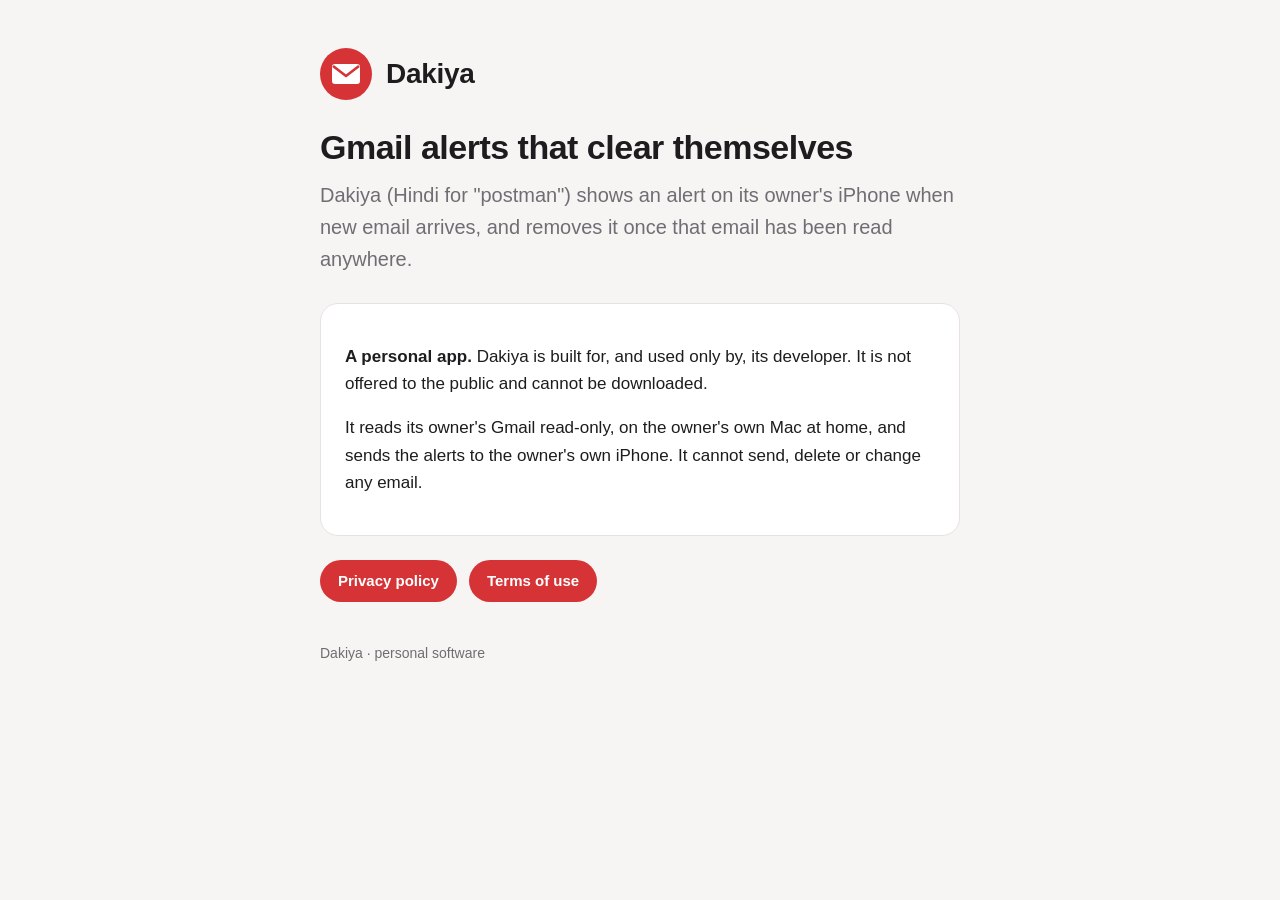
<file: index.html>
<!doctype html>
<html lang="en"><head><meta charset="utf-8"><meta name="viewport" content="width=device-width, initial-scale=1">
<title>Dakiya</title><meta name="description" content="Dakiya — Gmail alerts that clear themselves once read. A personal app.">
<link rel="stylesheet" href="style.css"></head>
<body><main>
  <div class="brand"><svg viewBox="0 0 52 52" aria-hidden="true"><circle cx="26" cy="26" r="26" fill="#d53336"/><rect x="12" y="16" width="28" height="20" rx="3" fill="#fff"/><path d="M13 18 L26 28 L39 18" fill="none" stroke="#d53336" stroke-width="2.6" stroke-linejoin="round"/></svg><a href="./">Dakiya</a></div>
  <h1>Gmail alerts that clear themselves</h1>
  <p class="lead">Dakiya (Hindi for "postman") shows an alert on its owner's iPhone when new email arrives, and removes it once that email has been read anywhere.</p>
  <div class="card">
    <p><strong>A personal app.</strong> Dakiya is built for, and used only by, its developer. It is not offered to the public and cannot be downloaded.</p>
    <p>It reads its owner's Gmail read-only, on the owner's own Mac at home, and sends the alerts to the owner's own iPhone. It cannot send, delete or change any email.</p>
  </div>
  <div class="links"><a href="privacy.html">Privacy policy</a><a href="terms.html">Terms of use</a></div>
  <footer>Dakiya · personal software</footer>
</main></body></html>
</file>
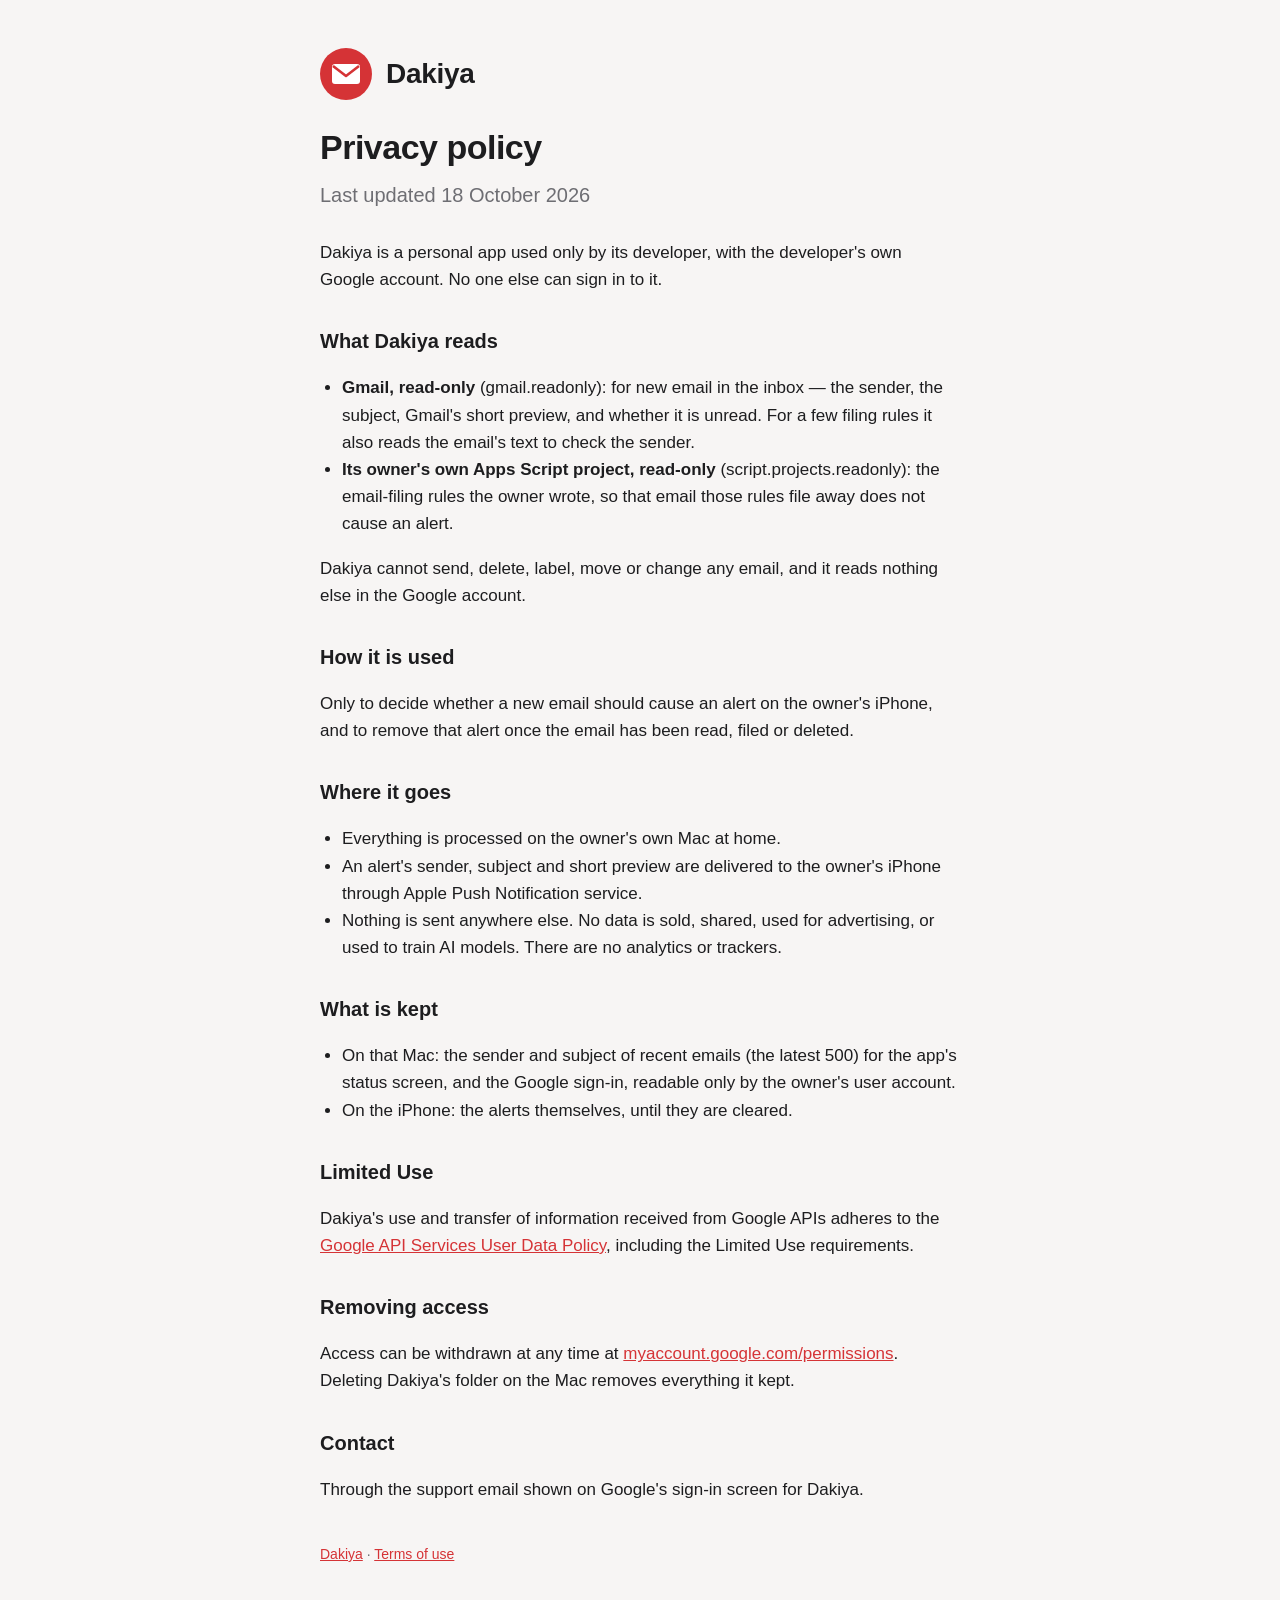
<file: privacy.html>
<!doctype html>
<html lang="en"><head><meta charset="utf-8"><meta name="viewport" content="width=device-width, initial-scale=1">
<title>Dakiya — Privacy policy</title><link rel="stylesheet" href="style.css"></head>
<body><main>
  <div class="brand"><svg viewBox="0 0 52 52" aria-hidden="true"><circle cx="26" cy="26" r="26" fill="#d53336"/><rect x="12" y="16" width="28" height="20" rx="3" fill="#fff"/><path d="M13 18 L26 28 L39 18" fill="none" stroke="#d53336" stroke-width="2.6" stroke-linejoin="round"/></svg><a href="./">Dakiya</a></div>
  <h1>Privacy policy</h1>
  <p class="lead">Last updated 18 October 2026</p>

  <p>Dakiya is a personal app used only by its developer, with the developer's own Google account. No one else can sign in to it.</p>

  <h2>What Dakiya reads</h2>
  <ul>
    <li><strong>Gmail, read-only</strong> (gmail.readonly): for new email in the inbox — the sender, the subject, Gmail's short preview, and whether it is unread. For a few filing rules it also reads the email's text to check the sender.</li>
    <li><strong>Its owner's own Apps Script project, read-only</strong> (script.projects.readonly): the email-filing rules the owner wrote, so that email those rules file away does not cause an alert.</li>
  </ul>
  <p>Dakiya cannot send, delete, label, move or change any email, and it reads nothing else in the Google account.</p>

  <h2>How it is used</h2>
  <p>Only to decide whether a new email should cause an alert on the owner's iPhone, and to remove that alert once the email has been read, filed or deleted.</p>

  <h2>Where it goes</h2>
  <ul>
    <li>Everything is processed on the owner's own Mac at home.</li>
    <li>An alert's sender, subject and short preview are delivered to the owner's iPhone through Apple Push Notification service.</li>
    <li>Nothing is sent anywhere else. No data is sold, shared, used for advertising, or used to train AI models. There are no analytics or trackers.</li>
  </ul>

  <h2>What is kept</h2>
  <ul>
    <li>On that Mac: the sender and subject of recent emails (the latest 500) for the app's status screen, and the Google sign-in, readable only by the owner's user account.</li>
    <li>On the iPhone: the alerts themselves, until they are cleared.</li>
  </ul>

  <h2>Limited Use</h2>
  <p>Dakiya's use and transfer of information received from Google APIs adheres to the <a href="https://developers.google.com/terms/api-services-user-data-policy">Google API Services User Data Policy</a>, including the Limited Use requirements.</p>

  <h2>Removing access</h2>
  <p>Access can be withdrawn at any time at <a href="https://myaccount.google.com/permissions">myaccount.google.com/permissions</a>. Deleting Dakiya's folder on the Mac removes everything it kept.</p>

  <h2>Contact</h2>
  <p>Through the support email shown on Google's sign-in screen for Dakiya.</p>
  <footer><a href="./">Dakiya</a> · <a href="terms.html">Terms of use</a></footer>
</main></body></html>
</file>
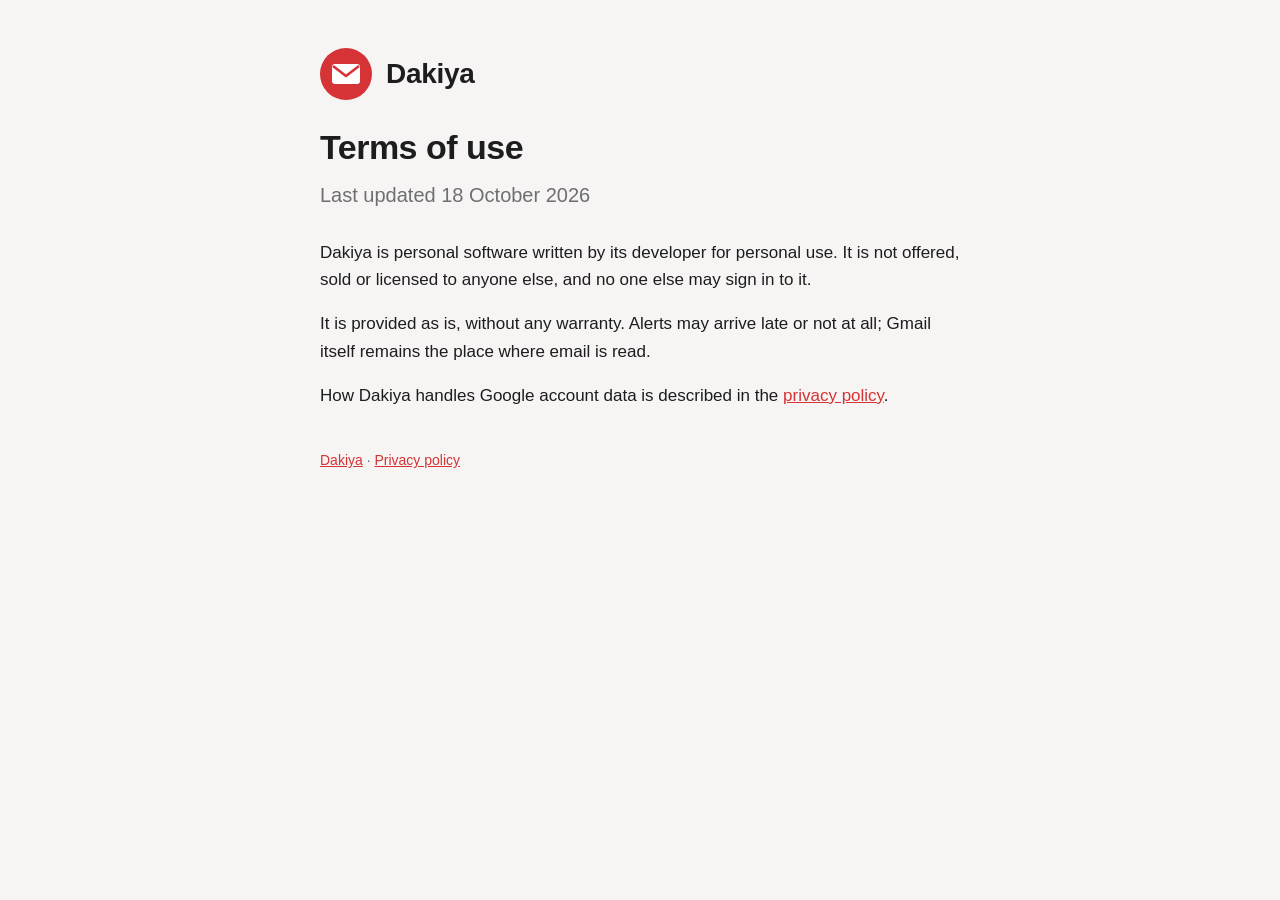
<file: terms.html>
<!doctype html>
<html lang="en"><head><meta charset="utf-8"><meta name="viewport" content="width=device-width, initial-scale=1">
<title>Dakiya — Terms of use</title><link rel="stylesheet" href="style.css"></head>
<body><main>
  <div class="brand"><svg viewBox="0 0 52 52" aria-hidden="true"><circle cx="26" cy="26" r="26" fill="#d53336"/><rect x="12" y="16" width="28" height="20" rx="3" fill="#fff"/><path d="M13 18 L26 28 L39 18" fill="none" stroke="#d53336" stroke-width="2.6" stroke-linejoin="round"/></svg><a href="./">Dakiya</a></div>
  <h1>Terms of use</h1>
  <p class="lead">Last updated 18 October 2026</p>
  <p>Dakiya is personal software written by its developer for personal use. It is not offered, sold or licensed to anyone else, and no one else may sign in to it.</p>
  <p>It is provided as is, without any warranty. Alerts may arrive late or not at all; Gmail itself remains the place where email is read.</p>
  <p>How Dakiya handles Google account data is described in the <a href="privacy.html">privacy policy</a>.</p>
  <footer><a href="./">Dakiya</a> · <a href="privacy.html">Privacy policy</a></footer>
</main></body></html>
</file>
<file: style.css>
:root { --bg:#f7f5f4; --card:#ffffff; --text:#1d1d1f; --muted:#6e6e73; --accent:#d53336; --line:#e7e2e0; }
@media (prefers-color-scheme: dark) { :root { --bg:#141314; --card:#1f1d1e; --text:#f2f2f2; --muted:#a1a1a6; --accent:#f15152; --line:#333; } }
* { box-sizing: border-box; }
body { margin:0; background:var(--bg); color:var(--text); font:17px/1.6 -apple-system, BlinkMacSystemFont, "Segoe UI", Helvetica, Arial, sans-serif; }
main { max-width:680px; margin:0 auto; padding:48px 20px 64px; }
.brand { display:flex; align-items:center; gap:14px; margin-bottom:28px; }
.brand svg { width:52px; height:52px; flex:none; }
.brand a { color:inherit; text-decoration:none; font-size:28px; font-weight:700; letter-spacing:-.3px; }
h1 { font-size:34px; line-height:1.15; margin:0 0 12px; letter-spacing:-.5px; }
h2 { font-size:20px; margin:32px 0 6px; }
p, li { color:var(--text); }
.lead { font-size:20px; color:var(--muted); margin:0 0 28px; }
.card { background:var(--card); border:1px solid var(--line); border-radius:18px; padding:22px 24px; margin:18px 0; }
ul { padding-left:22px; }
a { color:var(--accent); }
.links { display:flex; gap:12px; flex-wrap:wrap; margin-top:24px; }
.links a { background:var(--accent); color:#fff; text-decoration:none; padding:9px 18px; border-radius:999px; font-weight:600; font-size:15px; }
footer { margin-top:40px; color:var(--muted); font-size:14px; }
</file>
